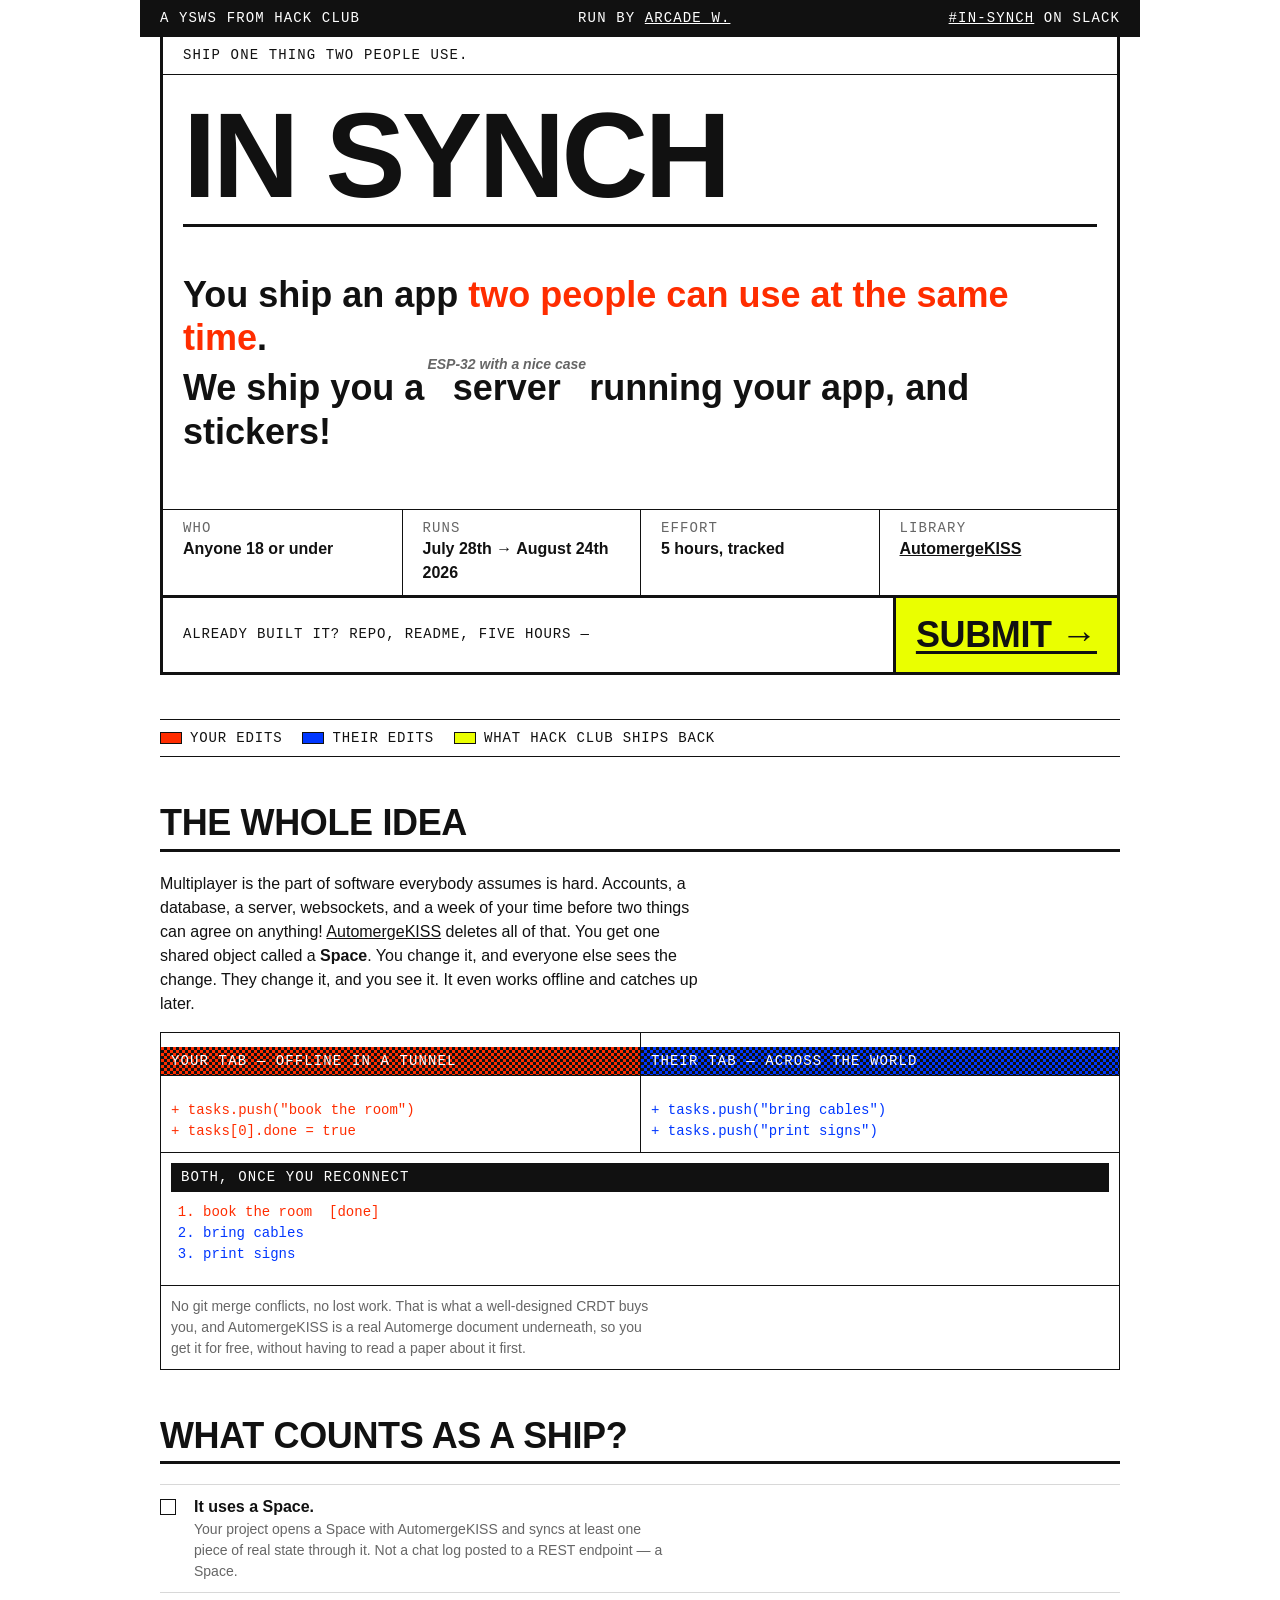
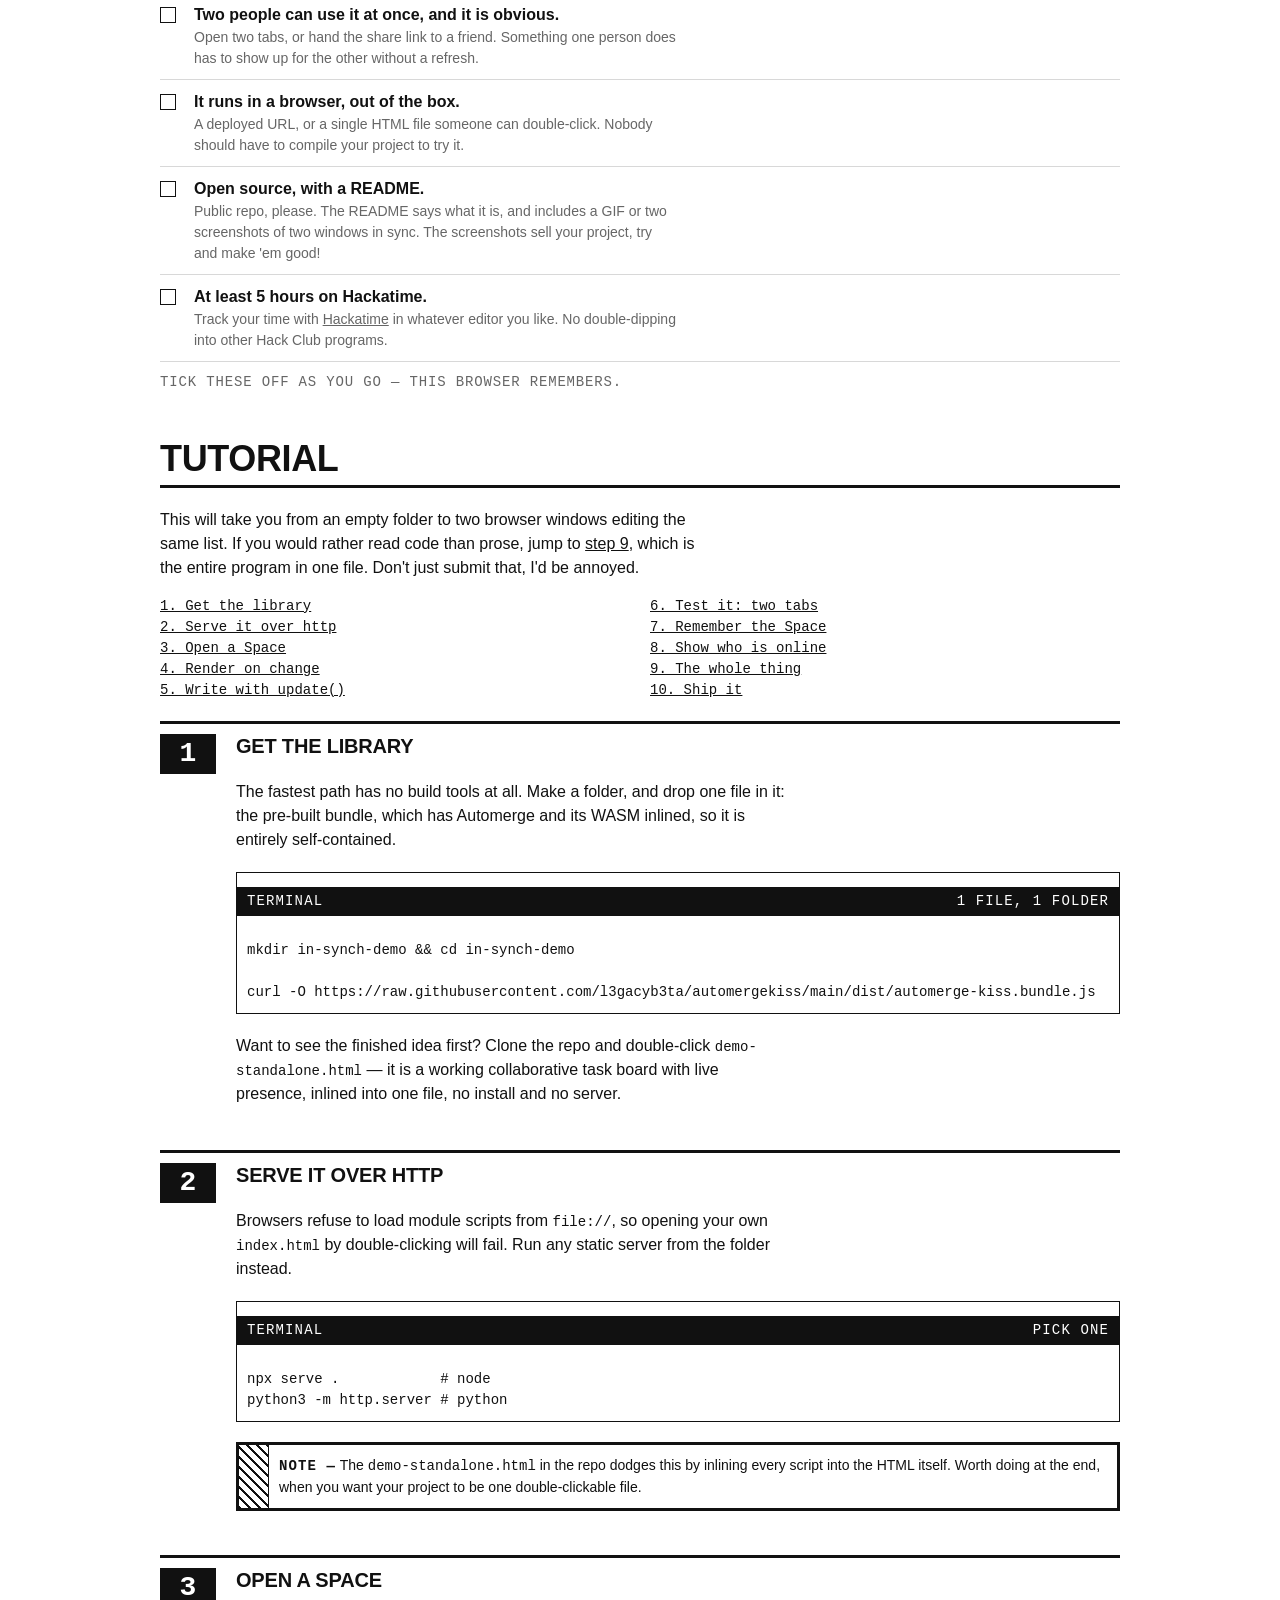
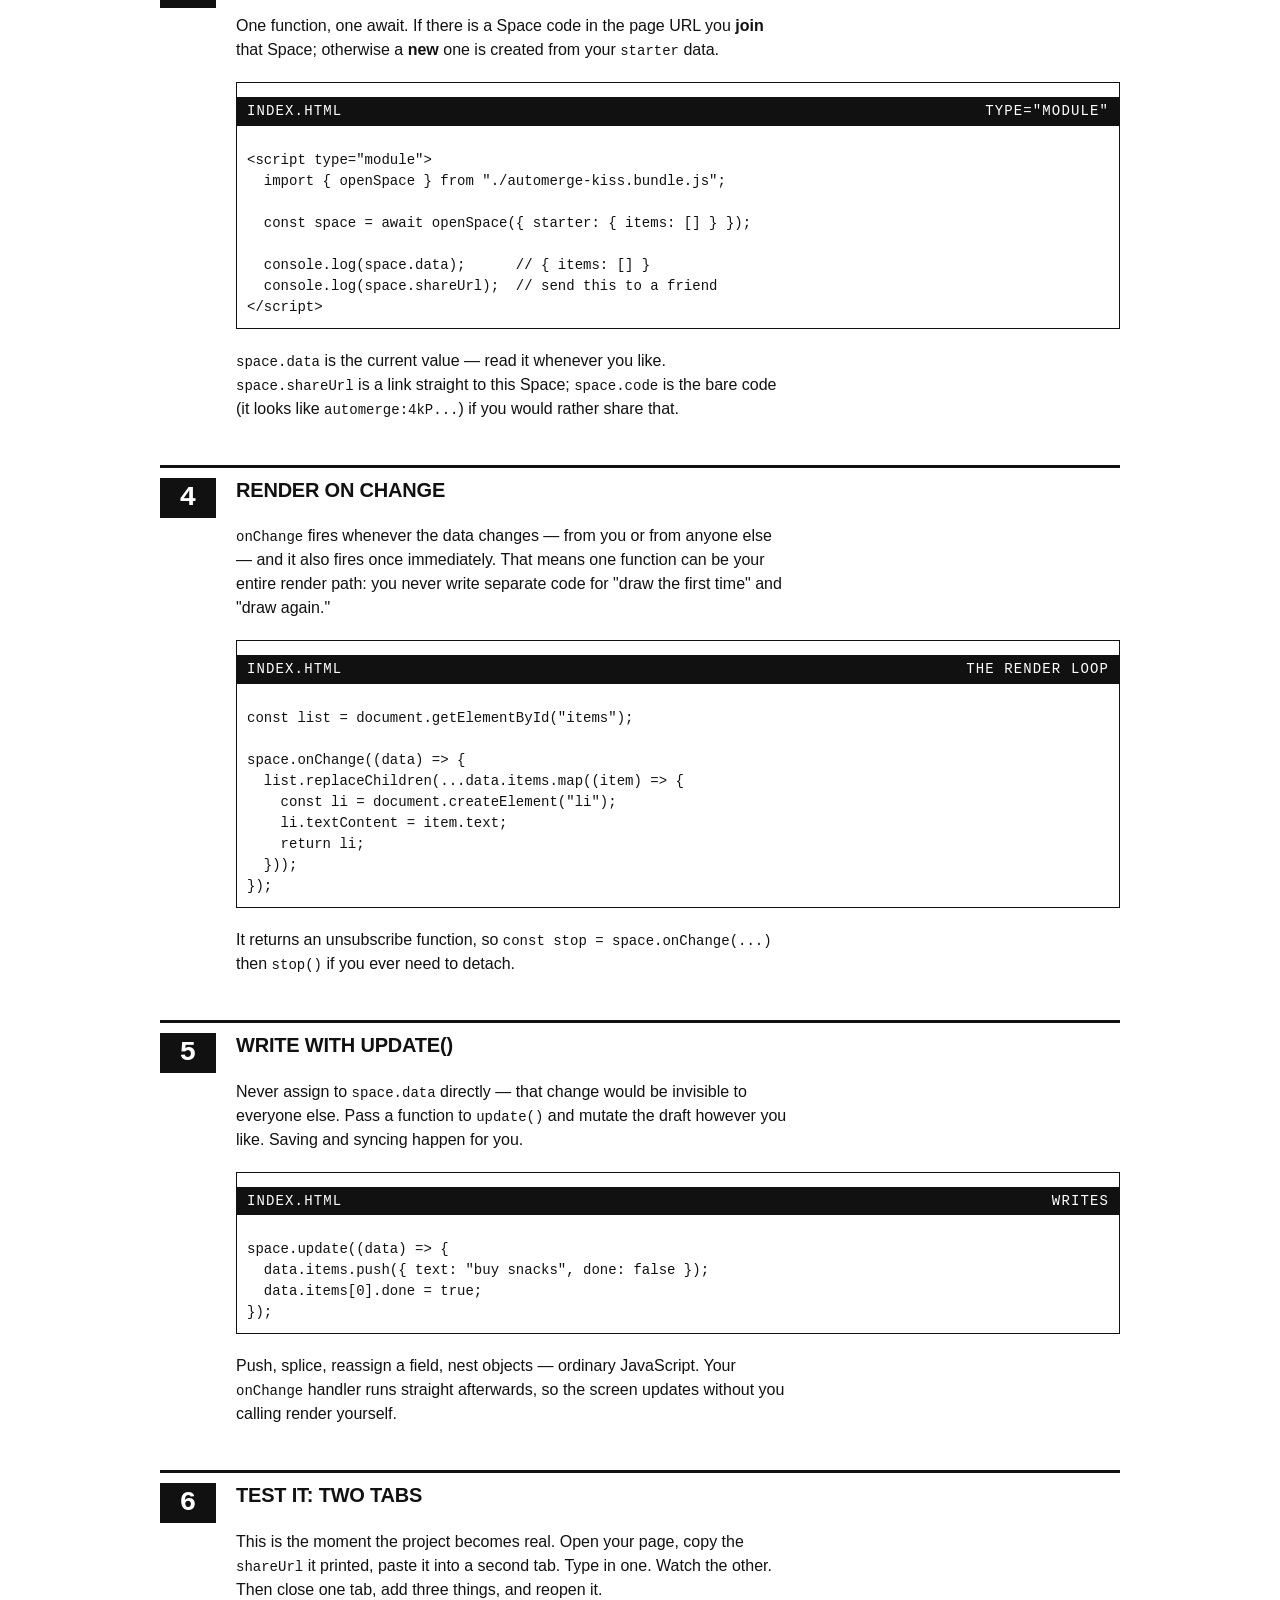
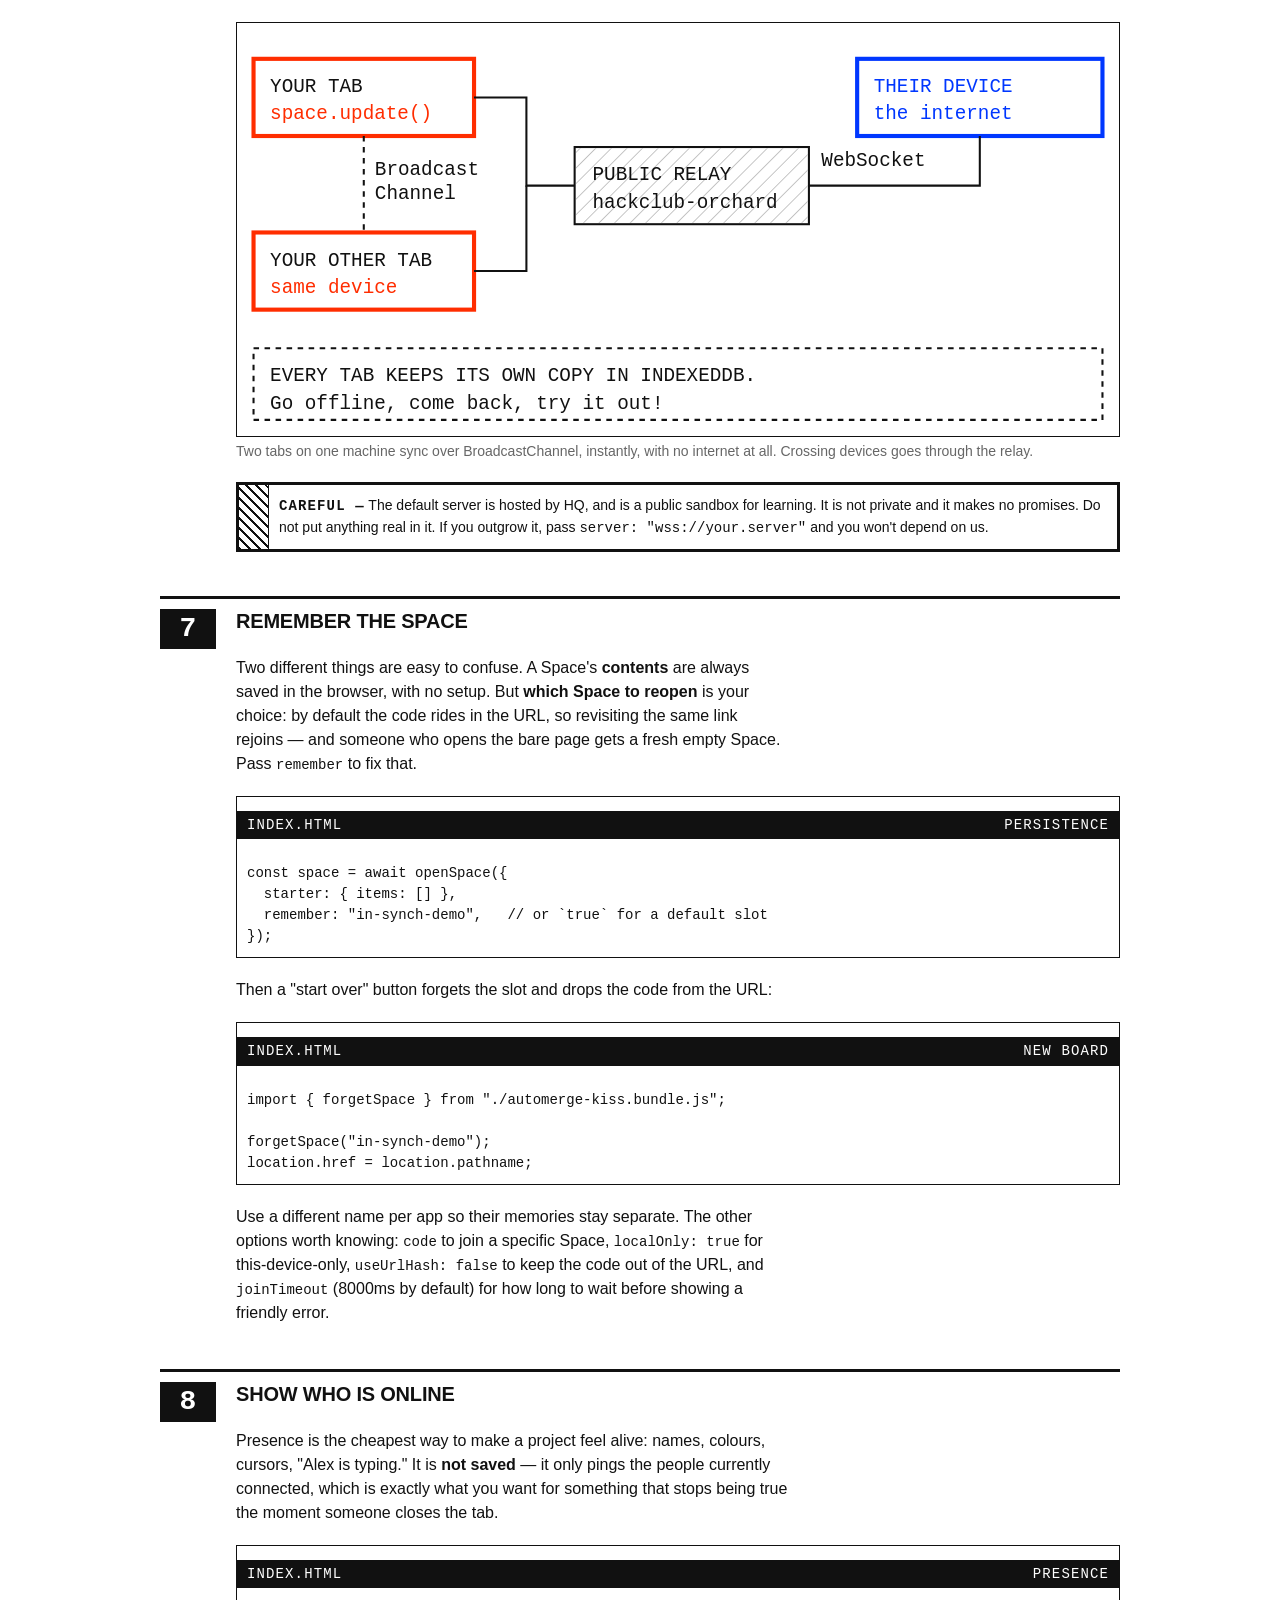
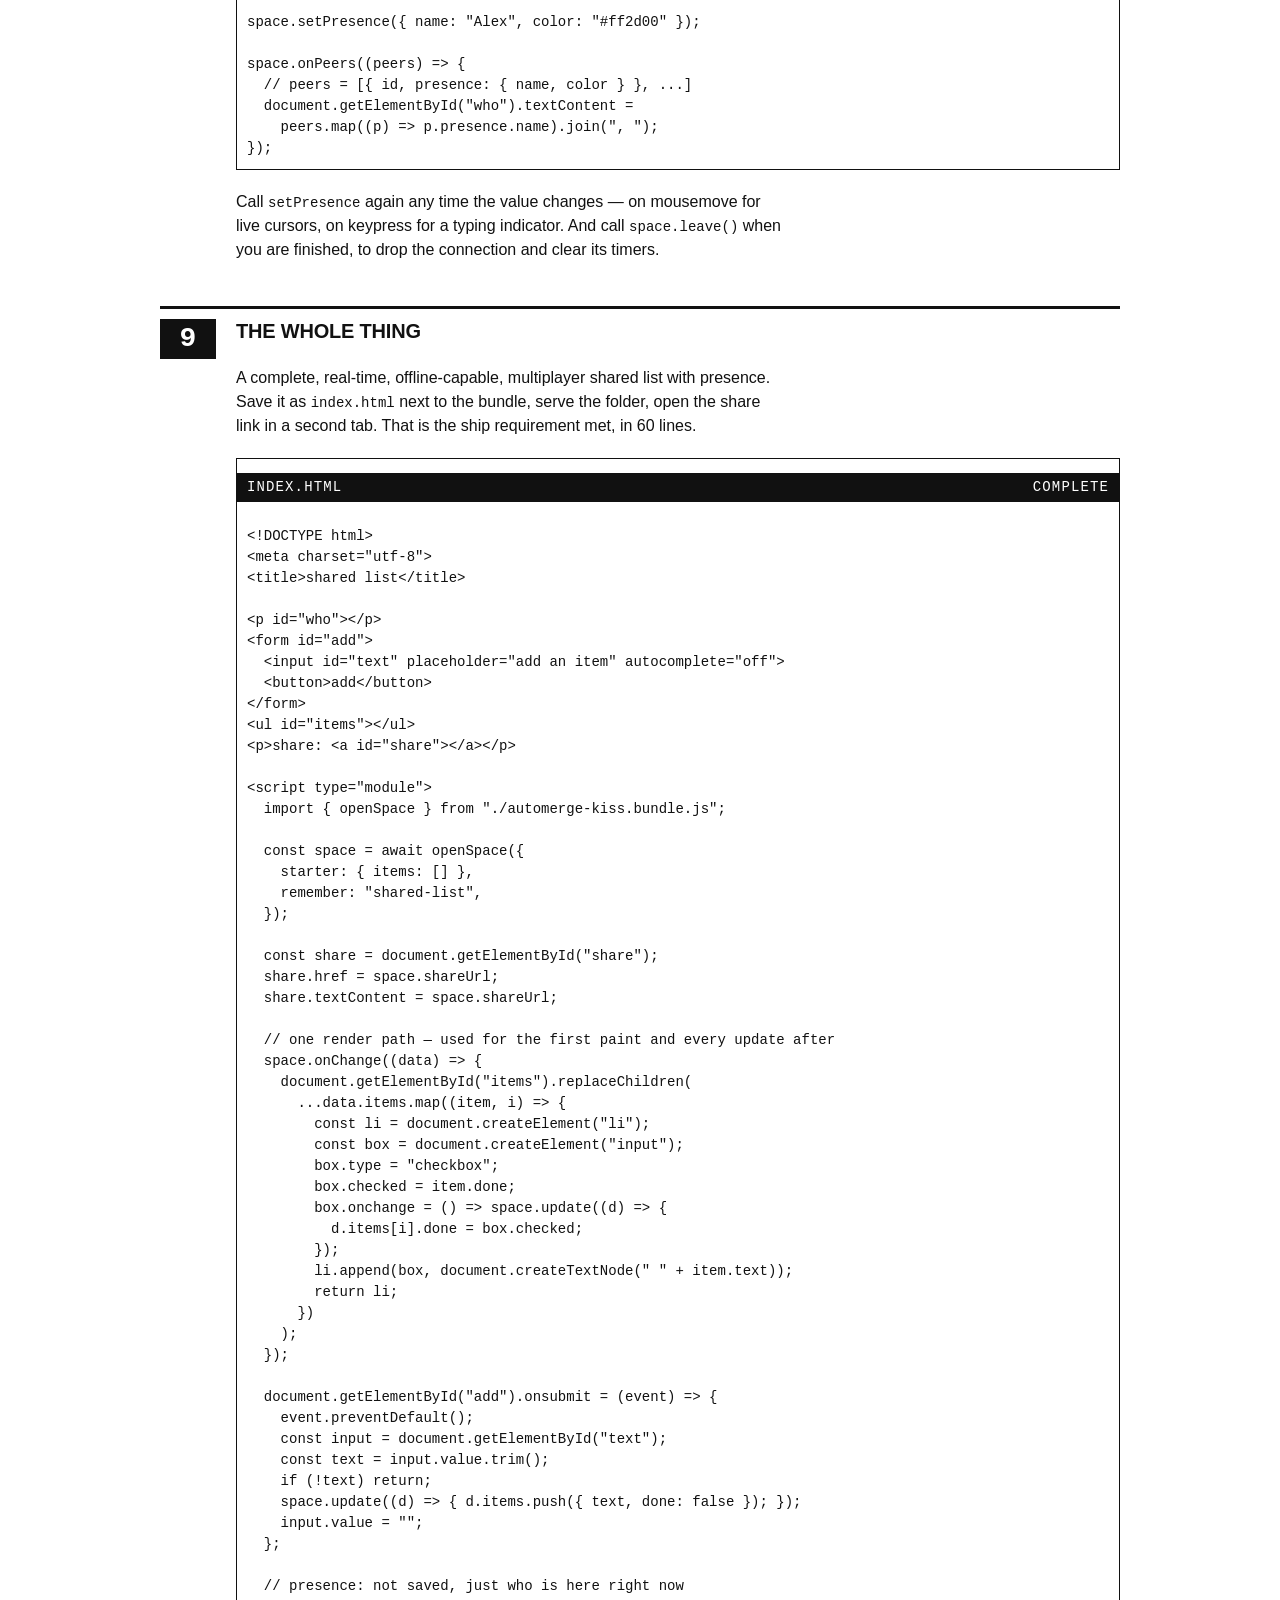
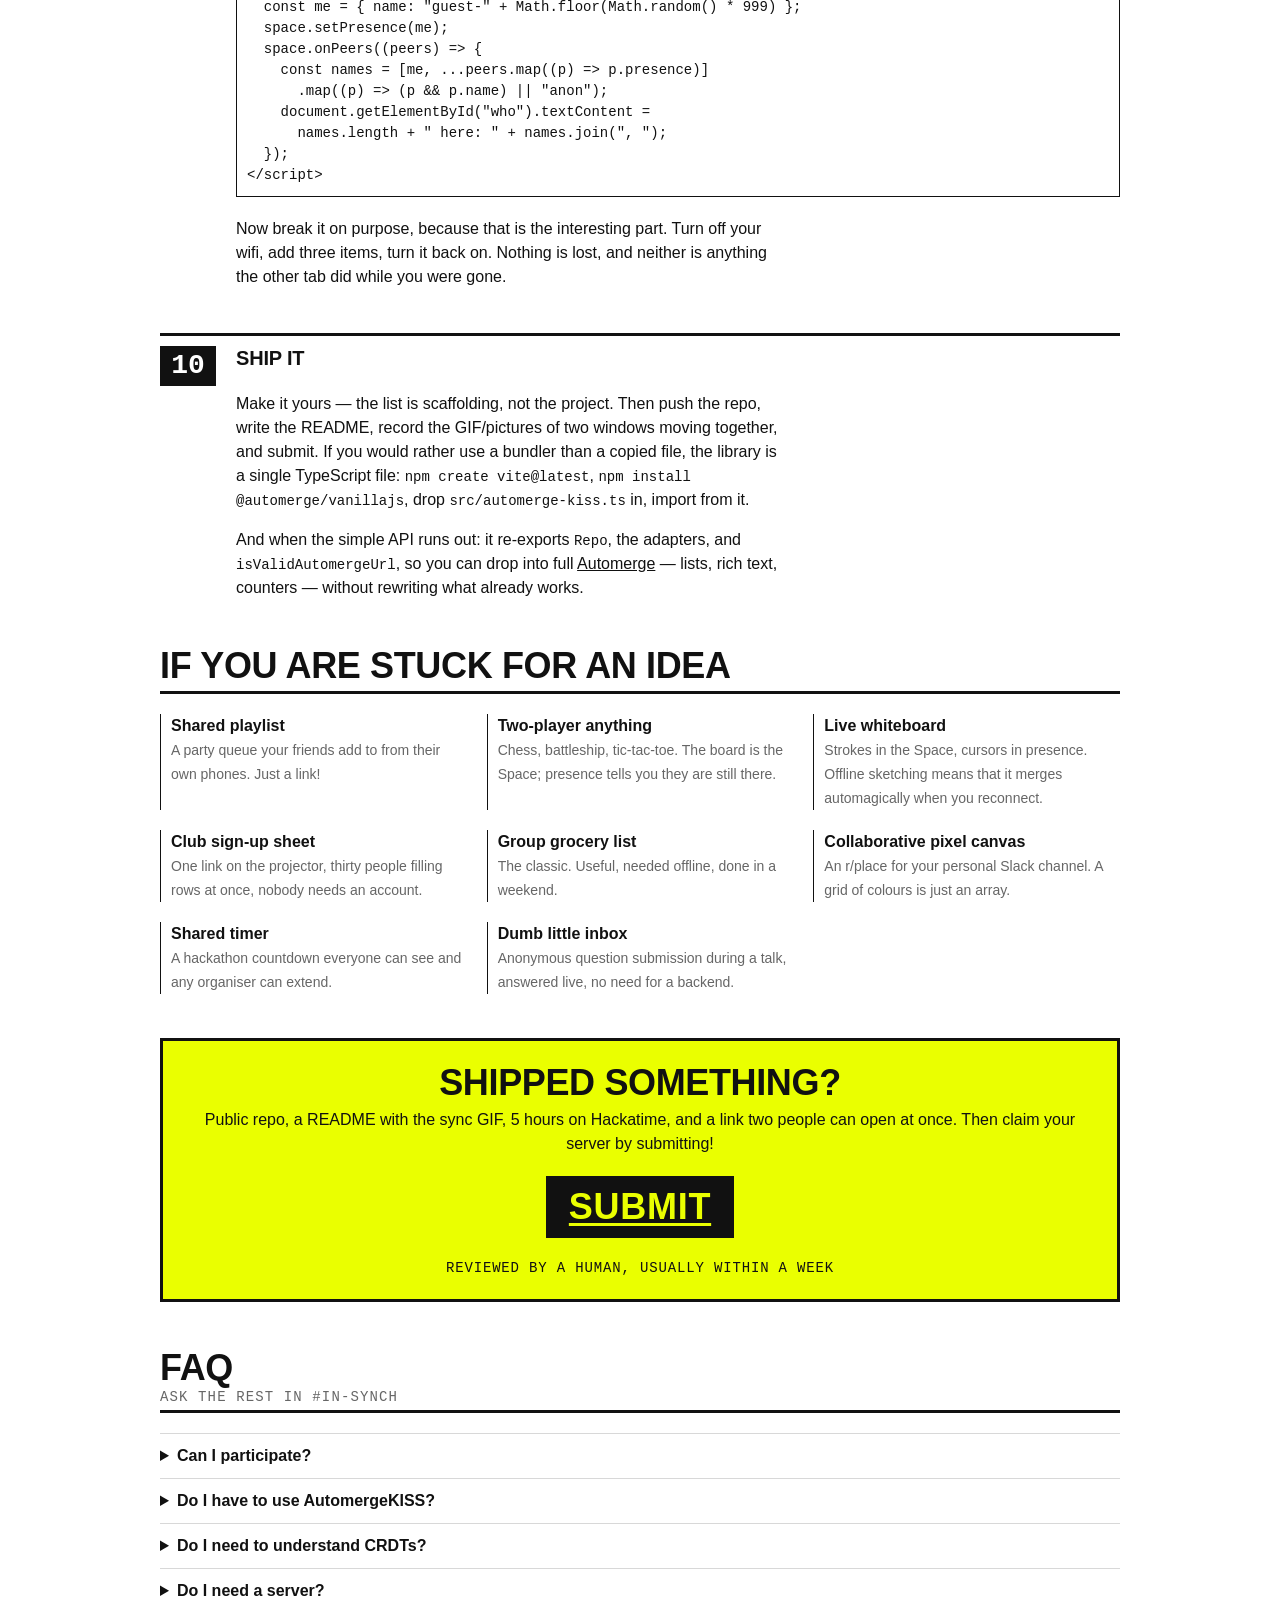
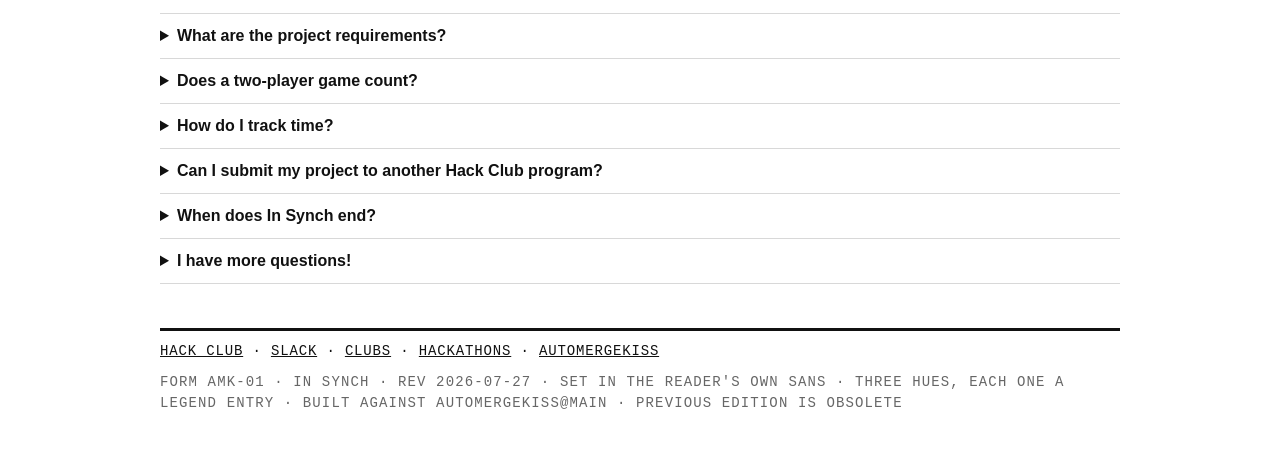
<file: index.html>
<!DOCTYPE html>
<html lang="en">

<head>
    <meta charset="UTF-8">
    <meta name="viewport" content="width=device-width, initial-scale=1.0">
    <title>IN SYNCH — a Hack Club YSWS</title>
    <meta name="description"
        content="Build something two people can use at the same time, using AutomergeKISS. A Hack Club YSWS.">

    <!-- Open Graph. Paths are root-relative: Slack, Discord, Facebook and LinkedIn resolve
         them against the page URL. Once the Vercel domain exists, swap these for absolute
         URLs and add og:url — X/Twitter wants absolute. Card source: assets/og.html -->
    <meta property="og:type" content="website">
    <meta property="og:site_name" content="Hack Club YSWS">
    <meta property="og:title" content="In Synch — ship an app two people can use at once">
    <meta property="og:description"
        content="A Hack Club YSWS. Build something collaborative with AutomergeKISS in five hours — tutorial on the page — and we ship you a server running it.">
    <meta property="og:image" content="/assets/og.png">
    <meta property="og:image:type" content="image/png">
    <meta property="og:image:width" content="1200">
    <meta property="og:image:height" content="630">
    <meta property="og:image:alt"
        content="IN SYNCH, set large in black caps on white, over the line: you ship an app two people can use at the same time.">
    <meta property="og:locale" content="en_US">

    <meta name="twitter:card" content="summary_large_image">
    <meta name="twitter:title" content="In Synch — ship an app two people can use at once">
    <meta name="twitter:description"
        content="A Hack Club YSWS. Build something collaborative with AutomergeKISS in five hours — tutorial on the page — and we ship you a server running it.">
    <meta name="twitter:image" content="/assets/og.png">

    <meta name="theme-color" content="#111111">
    <link rel="stylesheet" href="assets/style.css">
    <script src="assets/smol.js" defer></script>
    <script src="assets/brief.js" defer></script>
</head>

<body>
    <header class="program-banner">
        <span>A YSWS from Hack Club</span>
        <span>Run by <a href="https://arcades.agency">Arcade W.</a></span>
        <span><a href="https://hackclub.com/slack">#in-synch</a> on Slack</span>
    </header>

    <div class="masthead">
        <div class="masthead-meta">
            <span>Ship one thing two people use.</span>
        </div>

        <h1 class="wordmark">In Synch</h1>

        <p class="callout" id="callout">
            You ship an app <b>two people can use at the same time</b>.<br>
            We ship you a <ruby>server<rp>(</rp>
                <rt>ESP-32 with a nice case</rt>
                <rp>)</rp>
            </ruby> running your app, and stickers!
        </p>

        <dl class="masthead-terms">
            <div>
                <dt>Who</dt>
                <dd>Anyone 18 or under</dd>
            </div>
            <div>
                <dt>Runs</dt>
                <dd>July 28th &rarr; August 24th 2026</dd>
            </div>
            <div>
                <dt>Effort</dt>
                <dd>5 hours, tracked</dd>
            </div>
            <div>
                <dt>Library</dt>
                <dd><a href="https://github.com/l3gacyb3ta/automergekiss">AutomergeKISS</a></dd>
            </div>
        </dl>

        <div class="masthead-action">
            <p>Already built it? Repo, README, five hours &mdash;</p>
            <a class="submit-link" href="#">Submit &rarr;</a>
        </div>
    </div>

    <ul class="legend">
        <li><span data-hue="a"></span> your edits</li>
        <li><span data-hue="b"></span> their edits</li>
        <li><span data-hue="ship"></span> what Hack Club ships back</li>
    </ul>

    <main>
        <section id="what">
            <h2 class="section-title">The whole idea</h2>

            <p class="standfirst">
                Multiplayer is the part of software everybody assumes is hard. Accounts, a database, a
                server, websockets, and a week of your time before two things can agree on anything!
                <a href="https://github.com/l3gacyb3ta/automergekiss">AutomergeKISS</a> deletes
                all of that. You get one shared object called a <b>Space</b>. You change it, and everyone
                else sees the change. They change it, and you see it. It even works offline and catches up later.
            </p>

            <figure class="convergence">
                <div class="peer-pair">
                    <div class="peer" data-peer="a">
                        <p class="peer-label">Your tab &mdash; offline in a tunnel</p>
                        <ul class="edit-log">
                            <li>tasks.push("book the room")</li>
                            <li>tasks[0].done = true</li>
                        </ul>
                    </div>
                    <div class="peer" data-peer="b">
                        <p class="peer-label">Their tab &mdash; across the world</p>
                        <ul class="edit-log">
                            <li>tasks.push("bring cables")</li>
                            <li>tasks.push("print signs")</li>
                        </ul>
                    </div>
                </div>
                <div class="merge">
                    <p class="merge-label">Both, once you reconnect</p>
                    <ol>
                        <li data-origin="a">book the room &nbsp;[done]</li>
                        <li data-origin="b">bring cables</li>
                        <li data-origin="b">print signs</li>
                    </ol>
                </div>
                <figcaption>
                    <p>
                        No git merge conflicts, no lost work. That is what a well-designed CRDT buys
                        you, and AutomergeKISS is a real Automerge document underneath, so you get
                        it for free, without having to read a paper about it first.
                    </p>
                </figcaption>
            </figure>
        </section>

        <section id="brief">
            <h2 class="section-title">What counts as a ship?</h2>

            <ul class="requirement-list">
                <li>
                    <input type="checkbox" id="req-space">
                    <label for="req-space">It uses a Space.</label>
                    <p>Your project opens a Space with AutomergeKISS and syncs at least one piece of
                        real state through it. Not a chat log posted to a REST endpoint &mdash; a Space.</p>
                </li>
                <li>
                    <input type="checkbox" id="req-two-people">
                    <label for="req-two-people">Two people can use it at once, and it is obvious.</label>
                    <p>Open two tabs, or hand the share link to a friend. Something one person does has
                        to show up for the other without a refresh.</p>
                </li>
                <li>
                    <input type="checkbox" id="req-browser">
                    <label for="req-browser">It runs in a browser, out of the box.</label>
                    <p>A deployed URL, or a single HTML file someone can double-click. Nobody should have
                        to compile your project to try it.</p>
                </li>
                <li>
                    <input type="checkbox" id="req-open-source">
                    <label for="req-open-source">Open source, with a README.</label>
                    <p>Public repo, please. The README says what it is, and includes a GIF or two screenshots of
                        two windows in sync. The screenshots sell your project, try and make 'em good!</p>
                </li>
                <li>
                    <input type="checkbox" id="req-hours">
                    <label for="req-hours">At least 5 hours on Hackatime.</label>
                    <p>Track your time with <a href="https://hackatime.hackclub.com">Hackatime</a> in
                        whatever editor you like. No double-dipping into other Hack Club programs.</p>
                </li>
            </ul>

            <p class="tally">Tick these off as you go, this browser will remember.</p>
        </section>

        <section id="tutorial">
            <h2 class="section-title">Tutorial</h2>

            <p class="standfirst">
                This will take you from an empty folder to two browser windows editing the same list. If you would
                rather read code than prose, jump to
                <a href="#step-9">step 9</a>, which is the entire program in one file. Don't just submit that, I'd be
                annoyed.
            </p>

            <ol class="tutorial-index">
                <li><a href="#step-1">1. Get the library</a></li>
                <li><a href="#step-2">2. Serve it over http</a></li>
                <li><a href="#step-3">3. Open a Space</a></li>
                <li><a href="#step-4">4. Render on change</a></li>
                <li><a href="#step-5">5. Write with update()</a></li>
                <li><a href="#step-6">6. Test it: two tabs</a></li>
                <li><a href="#step-7">7. Remember the Space</a></li>
                <li><a href="#step-8">8. Show who is online</a></li>
                <li><a href="#step-9">9. The whole thing</a></li>
                <li><a href="#step-10">10. Ship it</a></li>
            </ol>

            <article class="step" id="step-1">
                <p class="step-index">1</p>
                <h3 class="step-title">Get the library</h3>
                <div class="step-body">
                    <p>
                        The fastest path has no build tools at all. Make a folder, and drop one file in
                        it: the pre-built bundle, which has Automerge and its WASM inlined, so it is
                        entirely self-contained.
                    </p>
                    <div class="listing">
                        <p class="listing-name"><span>terminal</span><span>1 file, 1 folder</span></p>
                        <pre>mkdir in-synch-demo &amp;&amp; cd in-synch-demo

curl -O https://raw.githubusercontent.com/l3gacyb3ta/automergekiss/main/dist/automerge-kiss.bundle.js</pre>
                    </div>
                    <p>
                        Want to see the finished idea first? Clone the repo and double-click
                        <code>demo-standalone.html</code> &mdash; it is a working collaborative task board
                        with live presence, inlined into one file, no install and no server.
                    </p>
                </div>
            </article>

            <article class="step" id="step-2">
                <p class="step-index">2</p>
                <h3 class="step-title">Serve it over http</h3>
                <div class="step-body">
                    <p>
                        Browsers refuse to load module scripts from <code>file://</code>, so opening your
                        own <code>index.html</code> by double-clicking will fail. Run any static server
                        from the folder instead.
                    </p>
                    <div class="listing">
                        <p class="listing-name"><span>terminal</span><span>pick one</span></p>
                        <pre>npx serve .            # node
python3 -m http.server # python</pre>
                    </div>
                    <div class="notice">
                        <p>
                            <b>Note &mdash;</b> The <code>demo-standalone.html</code> in the repo dodges
                            this by inlining every script into the HTML itself. Worth doing at the end,
                            when you want your project to be one double-clickable file.
                        </p>
                    </div>
                </div>
            </article>

            <article class="step" id="step-3">
                <p class="step-index">3</p>
                <h3 class="step-title">Open a Space</h3>
                <div class="step-body">
                    <p>
                        One function, one await. If there is a Space code in the page URL you
                        <b>join</b> that Space; otherwise a <b>new</b> one is created from your
                        <code>starter</code> data.
                    </p>
                    <div class="listing">
                        <p class="listing-name"><span>index.html</span><span>type="module"</span></p>
                        <pre>&lt;script type="module"&gt;
  import { openSpace } from "./automerge-kiss.bundle.js";

  const space = await openSpace({ starter: { items: [] } });

  console.log(space.data);      // { items: [] }
  console.log(space.shareUrl);  // send this to a friend
&lt;/script&gt;</pre>
                    </div>
                    <p>
                        <code>space.data</code> is the current value &mdash; read it whenever you like.
                        <code>space.shareUrl</code> is a link straight to this Space;
                        <code>space.code</code> is the bare code (it looks like
                        <code>automerge:4kP...</code>) if you would rather share that.
                    </p>
                </div>
            </article>

            <article class="step" id="step-4">
                <p class="step-index">4</p>
                <h3 class="step-title">Render on change</h3>
                <div class="step-body">
                    <p>
                        <code>onChange</code> fires whenever the data changes &mdash; from you or from
                        anyone else &mdash; and it also fires once immediately. That means one function
                        can be your entire render path: you never write separate code for "draw the
                        first time" and "draw again."
                    </p>
                    <div class="listing">
                        <p class="listing-name"><span>index.html</span><span>the render loop</span></p>
                        <pre>const list = document.getElementById("items");

space.onChange((data) =&gt; {
  list.replaceChildren(...data.items.map((item) =&gt; {
    const li = document.createElement("li");
    li.textContent = item.text;
    return li;
  }));
});</pre>
                    </div>
                    <p>
                        It returns an unsubscribe function, so <code>const stop = space.onChange(...)</code>
                        then <code>stop()</code> if you ever need to detach.
                    </p>
                </div>
            </article>

            <article class="step" id="step-5">
                <p class="step-index">5</p>
                <h3 class="step-title">Write with update()</h3>
                <div class="step-body">
                    <p>
                        Never assign to <code>space.data</code> directly &mdash; that change would be
                        invisible to everyone else. Pass a function to <code>update()</code> and mutate
                        the draft however you like. Saving and syncing happen for you.
                    </p>
                    <div class="listing">
                        <p class="listing-name"><span>index.html</span><span>writes</span></p>
                        <pre>space.update((data) =&gt; {
  data.items.push({ text: "buy snacks", done: false });
  data.items[0].done = true;
});</pre>
                    </div>
                    <p>
                        Push, splice, reassign a field, nest objects &mdash; ordinary JavaScript. Your
                        <code>onChange</code> handler runs straight afterwards, so the screen updates
                        without you calling render yourself.
                    </p>
                </div>
            </article>

            <article class="step" id="step-6">
                <p class="step-index">6</p>
                <h3 class="step-title">Test it: two tabs</h3>
                <div class="step-body">
                    <p>
                        This is the moment the project becomes real. Open your page, copy the
                        <code>shareUrl</code> it printed, paste it into a second tab. Type in one. Watch
                        the other. Then close one tab, add three things, and reopen it.
                    </p>
                    <figure class="topology">
                        <svg viewBox="0 0 640 300" role="img"
                            aria-label="Your tab talks to your other tabs over BroadcastChannel, and to their device through a public WebSocket relay. Every tab keeps its own copy in IndexedDB.">
                            <defs>
                                <pattern id="relay-hatch" width="8" height="8" patternUnits="userSpaceOnUse"
                                    patternTransform="rotate(45)">
                                    <line x1="0" y1="0" x2="0" y2="8" stroke="currentColor" stroke-width="1"
                                        opacity="0.35" />
                                </pattern>
                            </defs>
                            <g fill="none" stroke="currentColor" stroke-width="1.5">
                                <rect x="12" y="26" width="160" height="56" stroke="#ff2d00" stroke-width="3" />
                                <rect x="12" y="152" width="160" height="56" stroke="#ff2d00" stroke-width="3" />
                                <rect x="245" y="90" width="170" height="56" />
                                <rect x="450" y="26" width="178" height="56" stroke="#0037ff" stroke-width="3" />
                                <rect x="12" y="236" width="616" height="52" stroke-dasharray="4 4" />
                                <polyline points="172,54 210,54 210,118 245,118" />
                                <polyline points="172,180 210,180 210,118" />
                                <polyline points="415,118 539,118 539,82" />
                                <line x1="92" y1="82" x2="92" y2="152" stroke-dasharray="4 4" />
                            </g>
                            <rect x="246" y="91" width="168" height="54" fill="url(#relay-hatch)" stroke="none" />
                            <g fill="currentColor"
                                font-family="ui-monospace, SFMono-Regular, Menlo, Consolas, monospace" font-size="14">
                                <text x="24" y="50">YOUR TAB</text>
                                <text x="24" y="70" fill="#ff2d00">space.update()</text>
                                <text x="24" y="176">YOUR OTHER TAB</text>
                                <text x="24" y="196" fill="#ff2d00">same device</text>
                                <text x="100" y="110">Broadcast</text>
                                <text x="100" y="128">Channel</text>
                                <text x="258" y="114">PUBLIC RELAY</text>
                                <text x="258" y="134">hackclub-orchard</text>
                                <text x="424" y="104">WebSocket</text>
                                <text x="462" y="50" fill="#0037ff">THEIR DEVICE</text>
                                <text x="462" y="70" fill="#0037ff">the internet</text>
                                <text x="24" y="260">EVERY TAB KEEPS ITS OWN COPY IN INDEXEDDB.</text>
                                <text x="24" y="280">Go offline, come back, try it out!</text>
                            </g>
                        </svg>
                        <figcaption>
                            Two tabs on one machine sync over BroadcastChannel, instantly, with no
                            internet at all. Crossing devices goes through the relay.
                        </figcaption>
                    </figure>
                    <div class="notice">
                        <p>
                            <b>Careful &mdash;</b> The default server
                            is hosted by HQ, and is a public sandbox for learning. It is
                            not private and it makes no promises. Do not put anything real in it. If you
                            outgrow it, pass <code>server: "wss://your.server"</code> and you won't depend on us.
                        </p>
                    </div>
                </div>
            </article>

            <article class="step" id="step-7">
                <p class="step-index">7</p>
                <h3 class="step-title">Remember the Space</h3>
                <div class="step-body">
                    <p>
                        Two different things are easy to confuse. A Space's <b>contents</b> are always
                        saved in the browser, with no setup. But <b>which Space to reopen</b> is your
                        choice: by default the code rides in the URL, so revisiting the same link
                        rejoins &mdash; and someone who opens the bare page gets a fresh empty Space.
                        Pass <code>remember</code> to fix that.
                    </p>
                    <div class="listing">
                        <p class="listing-name"><span>index.html</span><span>persistence</span></p>
                        <pre>const space = await openSpace({
  starter: { items: [] },
  remember: "in-synch-demo",   // or `true` for a default slot
});</pre>
                    </div>
                    <p>Then a "start over" button forgets the slot and drops the code from the URL:</p>
                    <div class="listing">
                        <p class="listing-name"><span>index.html</span><span>new board</span></p>
                        <pre>import { forgetSpace } from "./automerge-kiss.bundle.js";

forgetSpace("in-synch-demo");
location.href = location.pathname;</pre>
                    </div>
                    <p>
                        Use a different name per app so their memories stay separate. The other options
                        worth knowing: <code>code</code> to join a specific Space,
                        <code>localOnly: true</code> for this-device-only, <code>useUrlHash: false</code>
                        to keep the code out of the URL, and <code>joinTimeout</code> (8000ms by default)
                        for how long to wait before showing a friendly error.
                    </p>
                </div>
            </article>

            <article class="step" id="step-8">
                <p class="step-index">8</p>
                <h3 class="step-title">Show who is online</h3>
                <div class="step-body">
                    <p>
                        Presence is the cheapest way to make a project feel alive: names, colours,
                        cursors, "Alex is typing." It is <b>not saved</b> &mdash; it only pings the
                        people currently connected, which is exactly what you want for something that
                        stops being true the moment someone closes the tab.
                    </p>
                    <div class="listing">
                        <p class="listing-name"><span>index.html</span><span>presence</span></p>
                        <pre>space.setPresence({ name: "Alex", color: "#ff2d00" });

space.onPeers((peers) =&gt; {
  // peers = [{ id, presence: { name, color } }, ...]
  document.getElementById("who").textContent =
    peers.map((p) =&gt; p.presence.name).join(", ");
});</pre>
                    </div>
                    <p>
                        Call <code>setPresence</code> again any time the value changes &mdash; on
                        mousemove for live cursors, on keypress for a typing indicator. And call
                        <code>space.leave()</code> when you are finished, to drop the connection and
                        clear its timers.
                    </p>
                </div>
            </article>

            <article class="step" id="step-9">
                <p class="step-index">9</p>
                <h3 class="step-title">The whole thing</h3>
                <div class="step-body">
                    <p>
                        A complete, real-time, offline-capable, multiplayer shared list with presence.
                        Save it as <code>index.html</code> next to the bundle, serve the folder, open the
                        share link in a second tab. That is the ship requirement met, in 60 lines.
                    </p>
                    <div class="listing">
                        <p class="listing-name"><span>index.html</span><span>complete</span></p>
                        <pre>&lt;!DOCTYPE html&gt;
&lt;meta charset="utf-8"&gt;
&lt;title&gt;shared list&lt;/title&gt;

&lt;p id="who"&gt;&lt;/p&gt;
&lt;form id="add"&gt;
  &lt;input id="text" placeholder="add an item" autocomplete="off"&gt;
  &lt;button&gt;add&lt;/button&gt;
&lt;/form&gt;
&lt;ul id="items"&gt;&lt;/ul&gt;
&lt;p&gt;share: &lt;a id="share"&gt;&lt;/a&gt;&lt;/p&gt;

&lt;script type="module"&gt;
  import { openSpace } from "./automerge-kiss.bundle.js";

  const space = await openSpace({
    starter: { items: [] },
    remember: "shared-list",
  });

  const share = document.getElementById("share");
  share.href = space.shareUrl;
  share.textContent = space.shareUrl;

  // one render path — used for the first paint and every update after
  space.onChange((data) =&gt; {
    document.getElementById("items").replaceChildren(
      ...data.items.map((item, i) =&gt; {
        const li = document.createElement("li");
        const box = document.createElement("input");
        box.type = "checkbox";
        box.checked = item.done;
        box.onchange = () =&gt; space.update((d) =&gt; {
          d.items[i].done = box.checked;
        });
        li.append(box, document.createTextNode(" " + item.text));
        return li;
      })
    );
  });

  document.getElementById("add").onsubmit = (event) =&gt; {
    event.preventDefault();
    const input = document.getElementById("text");
    const text = input.value.trim();
    if (!text) return;
    space.update((d) =&gt; { d.items.push({ text, done: false }); });
    input.value = "";
  };

  // presence: not saved, just who is here right now
  const me = { name: "guest-" + Math.floor(Math.random() * 999) };
  space.setPresence(me);
  space.onPeers((peers) =&gt; {
    const names = [me, ...peers.map((p) =&gt; p.presence)]
      .map((p) =&gt; (p &amp;&amp; p.name) || "anon");
    document.getElementById("who").textContent =
      names.length + " here: " + names.join(", ");
  });
&lt;/script&gt;</pre>
                    </div>
                    <p>
                        Now break it on purpose, because that is the interesting part. Turn off your
                        wifi, add three items, turn it back on. Nothing is lost, and neither is anything
                        the other tab did while you were gone.
                    </p>
                </div>
            </article>

            <article class="step" id="step-10">
                <p class="step-index">10</p>
                <h3 class="step-title">Ship it</h3>
                <div class="step-body">
                    <p>
                        Make it yours &mdash; the list is scaffolding, not the project. Then push the
                        repo, write the README, record the GIF/pictures of two windows moving together, and
                        submit. If you would rather use a bundler than a copied file, the library is a
                        single TypeScript file: <code>npm create vite@latest</code>,
                        <code>npm install @automerge/vanillajs</code>, drop
                        <code>src/automerge-kiss.ts</code> in, import from it.
                    </p>
                    <p>
                        And when the simple API runs out: it re-exports <code>Repo</code>, the adapters,
                        and <code>isValidAutomergeUrl</code>, so you can drop into full
                        <a href="https://automerge.org/docs/hello/">Automerge</a> &mdash; lists, rich
                        text, counters &mdash; without rewriting what already works.
                    </p>
                </div>
            </article>
        </section>

        <section id="ideas">
            <h2 class="section-title">If you are stuck for an idea</h2>
            <ul class="idea-list">
                <li class="idea"><b>Shared playlist</b><span>A party queue your friends add to from their
                        own phones. Just a link!</span></li>
                <li class="idea"><b>Two-player anything</b><span>Chess, battleship, tic-tac-toe. The board
                        is the Space; presence tells you they are still there.</span></li>
                <li class="idea"><b>Live whiteboard</b><span>Strokes in the Space, cursors in presence.
                        Offline sketching means that it merges automagically when you reconnect.</span></li>
                <li class="idea"><b>Club sign-up sheet</b><span>One link on the projector, thirty people
                        filling rows at once, nobody needs an account.</span></li>
                <li class="idea"><b>Group grocery list</b><span>The classic. Useful, needed
                        offline, done in a weekend.</span></li>
                <li class="idea"><b>Collaborative pixel canvas</b><span>An r/place for your personal Slack channel.
                        A grid of colours is just an array.</span></li>
                <li class="idea"><b>Shared timer</b><span>A hackathon countdown everyone can see and any
                        organiser can extend.</span></li>
                <li class="idea"><b>Dumb little inbox</b><span>Anonymous question submission during a talk, answered
                        live, no need for a backend.</span></li>
            </ul>
        </section>

        <section class="ship-field" id="submit">
            <h2>Shipped something?</h2>
            <p>
                Public repo, a README with the sync GIF, 5 hours on Hackatime, and a link two people can
                open at once. Then claim your server by submitting!
            </p>
            <a class="submit-link" id="submit-button" href="#">Submit</a>
            <p class="ship-note">Reviewed by a human, usually within a week</p>
        </section>

        <section class="faq" id="FAQ">
            <h2 class="section-title">FAQ<small>Ask the rest in #in-synch</small></h2>

            <details>
                <summary>Can I participate?</summary>
                <p>Anyone 18 or younger can participate!</p>
            </details>
            <details>
                <summary>Do I have to use AutomergeKISS?</summary>
                <p>Yes &mdash; that is the point of this one. Your project has to open a Space and sync
                    real state through it. You are welcome to eject into full Automerge on top of that;
                    the library re-exports everything you need.</p>
            </details>
            <details>
                <summary>Do I need to understand CRDTs?</summary>
                <p>No. That is the entire reason this library exists. If you finish and find yourself
                    curious about <i>why</i> it never loses an edit, the
                    <a href="https://automerge.org/docs/hello/">Automerge docs</a> are excellent.
                </p>
            </details>
            <details>
                <summary>Do I need a server?</summary>
                <p>No. Syncing uses a public sandbox server by default, and two tabs on one machine sync
                    with no internet at all. If you want your own, set <code>server</code> to your
                    WebSocket URL &mdash; nothing else in your code changes.</p>
            </details>
            <details>
                <summary>What are the project requirements?</summary>
                <p>Your project should:</p>
                <ul>
                    <li>sync real state through an AutomergeKISS Space</li>
                    <li>be usable by two people at the same time</li>
                    <li>be open source</li>
                    <li>have a README.md, with a GIF or screenshots of two windows in sync</li>
                    <li>work out of the box (no compiling locally!)</li>
                </ul>
            </details>
            <details>
                <summary>Does a two-player game count?</summary>
                <p>Absolutely, as long as the game state lives in a Space and both players see each
                    other's moves. Turn-based is fine.</p>
            </details>
            <details>
                <summary>How do I track time?</summary>
                <p>Use <a href="https://hackatime.hackclub.com">Hackatime</a> with any text editor of
                    your choice.</p>
            </details>
            <details>
                <summary>Can I submit my project to another Hack Club program?</summary>
                <p>Double-dipping isn't allowed, sorry!</p>
            </details>
            <details>
                <summary>When does In Synch end?</summary>
                <p>In Synch runs from July 28th to
                    August 24th 2026.</p>
            </details>
            <details>
                <summary>I have more questions!</summary>
                <p>Ask a question in <code>#in-synch</code>, or send a DM to either
                    @Arcade W. on Hack Club Slack.</p>
            </details>
        </section>
    </main>

    <footer>
        <nav><a href="https://hackclub.com">Hack Club</a> &middot; <a href="https://hackclub.com/slack">Slack</a>
            &middot; <a href="https://hackclub.com/clubs/">Clubs</a> &middot;
            <a href="https://hackathons.hackclub.com/">Hackathons</a> &middot;
            <a href="https://github.com/l3gacyb3ta/automergekiss">AutomergeKISS</a>
        </nav>
        <p class="edition">
            Form AMK-01 &middot; In Synch &middot; rev 2026-07-27 &middot; set in the reader's own sans
            &middot; three hues, each one a legend entry &middot; built against automergekiss@main
            &middot; previous edition is obsolete
        </p>
    </footer>
</body>

</html>
</file>
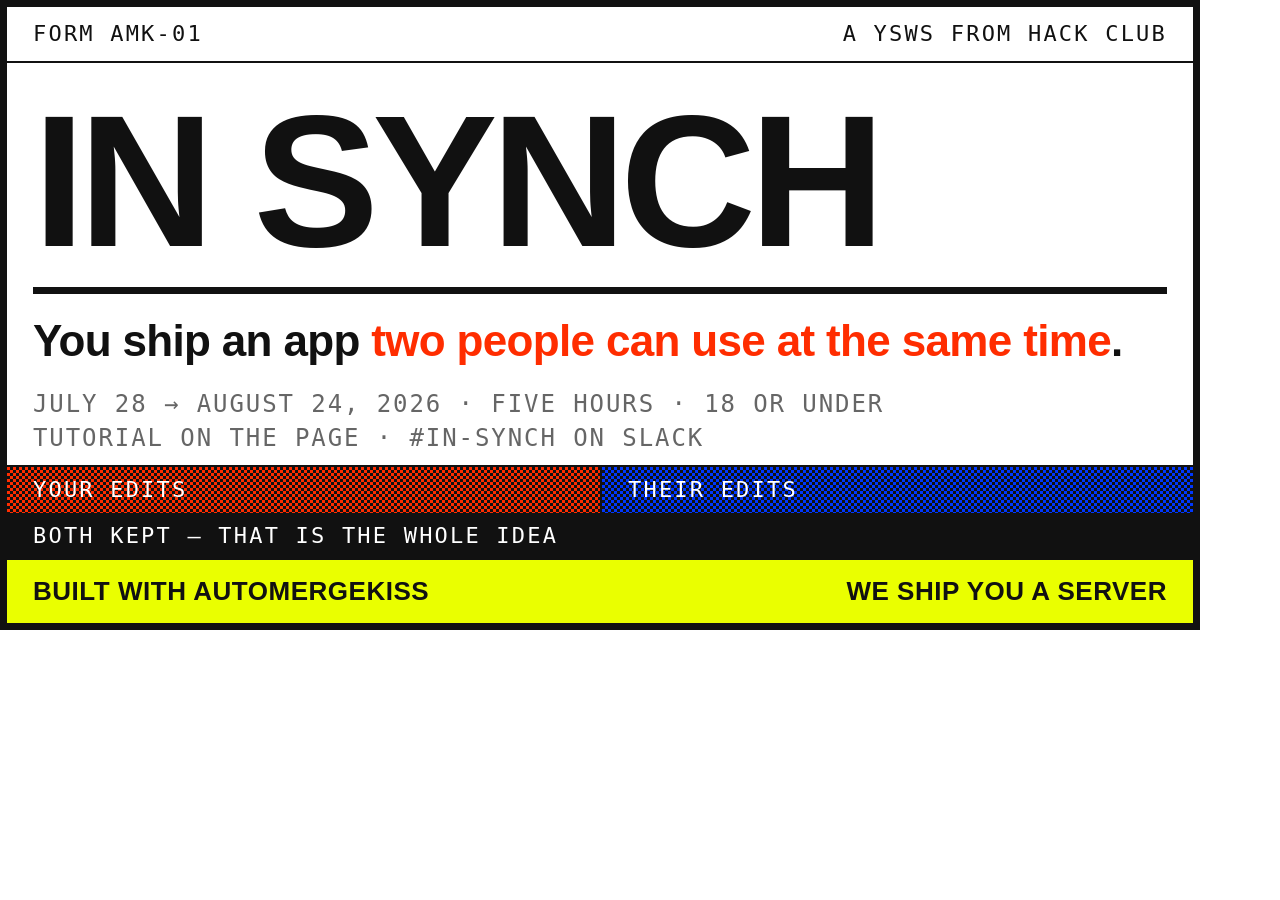
<file: assets/og.html>
<!DOCTYPE html>
<html lang="en">

<head>
    <meta charset="UTF-8">
    <title>In Synch — Open Graph card</title>
    <!-- Source for assets/og.png. 1200x630. Regenerate with the command in README.md.
         Same tokens as the site: three hues, each one a legend entry. -->
    <style>
        :root {
            --paper: #ffffff;
            --ink: #111111;
            --ink-muted: #666666;
            --peer-a: #ff2d00;
            --peer-b: #0037ff;
            --ship: #eaff00;
            --font-body: -apple-system, BlinkMacSystemFont, "Segoe UI", Roboto,
                "Helvetica Neue", Arial, sans-serif;
            --font-mono: ui-monospace, SFMono-Regular, Menlo, Consolas, monospace;
        }

        * {
            box-sizing: border-box;
            margin: 0;
        }

        body {
            width: 1200px;
            height: 630px;
            display: flex;
            flex-direction: column;
            border: 7px solid var(--ink);
            background: var(--paper);
            color: var(--ink);
            font-family: var(--font-body);
            overflow: hidden;
        }

        .card-meta {
            display: flex;
            justify-content: space-between;
            padding: 14px 26px;
            border-bottom: 2px solid var(--ink);
            font: 22px/1.2 var(--font-mono);
            text-transform: uppercase;
            letter-spacing: 0.1em;
        }

        .wordmark {
            padding: 24px 26px 0;
            font-size: 188px;
            font-weight: 700;
            line-height: 1;
            letter-spacing: -0.035em;
            text-transform: uppercase;
        }

        /* the rule lives inside the type block, not around it */
        .wordmark::after {
            content: "";
            display: block;
            border-top: 7px solid var(--ink);
            margin-top: 0.06em;
        }

        .callout {
            padding: 22px 26px;
            font-size: 44px;
            font-weight: 700;
            line-height: 1.15;
            letter-spacing: -0.015em;
        }

        .callout b {
            color: var(--peer-a);
        }

        .card-terms {
            padding: 0 26px;
            font: 24px/1.4 var(--font-mono);
            text-transform: uppercase;
            letter-spacing: 0.08em;
            color: var(--ink-muted);
        }

        /* two peers, dithered, converging into one ink bar — the site's motif */
        .convergence {
            margin-top: auto;
            border-top: 2px solid var(--ink);
        }

        .peer-pair {
            display: grid;
            grid-template-columns: 1fr 1fr;
        }

        .peer {
            padding: 10px 26px;
            font: 22px/1.2 var(--font-mono);
            text-transform: uppercase;
            letter-spacing: 0.1em;
            color: #ffffff;
        }

        .peer:last-child {
            border-left: 2px solid var(--ink);
        }

        .peer[data-peer="a"] {
            background: var(--peer-a)
                repeating-conic-gradient(var(--ink) 0 25%, transparent 0 50%) 0 0 / 6px 6px;
        }

        .peer[data-peer="b"] {
            background: var(--peer-b)
                repeating-conic-gradient(var(--ink) 0 25%, transparent 0 50%) 0 0 / 6px 6px;
        }

        .merge-label {
            padding: 10px 26px;
            background: var(--ink);
            color: var(--paper);
            font: 22px/1.2 var(--font-mono);
            text-transform: uppercase;
            letter-spacing: 0.1em;
        }

        .ship-field {
            display: flex;
            justify-content: space-between;
            gap: 26px;
            padding: 16px 26px;
            background: var(--ship);
            color: var(--ink);
            font: 700 26px/1.2 var(--font-body);
            text-transform: uppercase;
            letter-spacing: 0.02em;
        }
    </style>
</head>

<body>
    <div class="card-meta">
        <span>Form AMK-01</span>
        <span>A YSWS from Hack Club</span>
    </div>

    <h1 class="wordmark">In Synch</h1>

    <p class="callout">
        You ship an app <b>two people can use at the same time</b>.
    </p>

    <p class="card-terms">
        July 28 &rarr; August 24, 2026 &middot; five hours &middot; 18 or under<br>
        Tutorial on the page &middot; #in-synch on Slack
    </p>

    <div class="convergence">
        <div class="peer-pair">
            <div class="peer" data-peer="a">Your edits</div>
            <div class="peer" data-peer="b">Their edits</div>
        </div>
        <p class="merge-label">Both kept &mdash; that is the whole idea</p>
    </div>

    <div class="ship-field">
        <span>Built with AutomergeKISS</span>
        <span>We ship you a server</span>
    </div>
</body>

</html>
</file>
<file: assets/style.css>
/* IN SYNCH — a Hack Club YSWS about AutomergeKISS.
   Arcade house style, placard mode. Three hues, each one a legend entry:
   red = your edits, blue = their edits, yellow = what Hack Club ships back.
   No shadows, no radii, no gradients (dither and hatch instead), no webfonts.
   FORM AMK-01. */

:root {
    --paper:      #ffffff;
    --ink:        #111111;
    --ink-muted:  #666666;
    --rule-color: #d8d8d8;

    --peer-a:     #ff2d00;   /* your edits */
    --peer-b:     #0037ff;   /* their edits */
    --ship:       #eaff00;   /* what Hack Club ships back */

    --font-body:  -apple-system, BlinkMacSystemFont, "Segoe UI", Roboto,
                  "Helvetica Neue", Arial, sans-serif;
    --font-mono:  ui-monospace, SFMono-Regular, Menlo, Consolas, monospace;

    --size-base:    16px;
    --size-small:   14px;
    --size-display: clamp(2.75rem, 11vw, 7.5rem);
    --size-title:   clamp(1.5rem, 4vw, 2.25rem);

    --leading:       1.5;
    --leading-tight: 1.2;

    --measure-page:  1000px;
    --measure-prose: 62ch;

    --rule:       1px;
    --rule-heavy: 3px;
    --radius:     0;

    --pad:      20px;
    --pad-tight: 10px;
    --gap-section: 44px;
}

@media (prefers-color-scheme: dark) {
    :root {
        --paper:      #101010;
        --ink:        #ededed;
        --ink-muted:  #999999;
        --rule-color: #333333;
    }
}

*, *::before, *::after { box-sizing: border-box; }

body {
    margin: 0 auto;
    padding: 0 var(--pad) var(--gap-section);
    max-width: var(--measure-page);
    background: var(--paper);
    color: var(--ink);
    font: var(--size-base)/var(--leading) var(--font-body);
}

p, li, dd { max-width: var(--measure-prose); }

/* label bars are chrome, not prose — they run the full width of their frame */
.peer-label, .merge-label, .listing-name, .edit-log li, .edition { max-width: none; }

h1, h2, h3, h4 { line-height: var(--leading-tight); margin: 0 0 0.1em; }

a { color: inherit; text-decoration: underline; }
a:hover { background: var(--ink); color: var(--paper); }   /* no transition */

code { font: var(--size-small)/var(--leading) var(--font-mono); }
kbd {
    font: var(--size-small)/1 var(--font-mono);
    border: var(--rule) solid var(--ink);
    padding: 1px 4px;
}

rt {
    color: var(--ink-muted);
    font-style: italic;
    font-size: var(--size-small);
}

/* ------------------------------------------------ program banner */

.program-banner {
    background: var(--ink);
    color: var(--paper);
    font: var(--size-small)/var(--leading-tight) var(--font-mono);
    text-transform: uppercase;
    letter-spacing: 0.08em;
    padding: var(--pad-tight) 0;
    display: flex;
    flex-wrap: wrap;
    justify-content: space-between;
    gap: var(--pad-tight);
    margin: 0 calc(-1 * var(--pad));
    padding-left: var(--pad);
    padding-right: var(--pad);
}
.program-banner a { color: var(--paper); }
.program-banner a:hover { background: var(--paper); color: var(--ink); }

/* ------------------------------------------------ masthead: nested keylines */

.masthead {
    border: var(--rule-heavy) solid var(--ink);
    border-top: 0;
    margin-bottom: var(--gap-section);
}

.masthead-meta {
    display: flex;
    flex-wrap: wrap;
    justify-content: space-between;
    gap: var(--pad-tight);
    border-bottom: var(--rule) solid var(--ink);
    padding: var(--pad-tight) var(--pad);
    font: var(--size-small)/var(--leading-tight) var(--font-mono);
    text-transform: uppercase;
    letter-spacing: 0.08em;
}

.wordmark {
    padding: var(--pad) var(--pad) 0;
    font-size: var(--size-display);
    font-weight: 700;
    line-height: 1;               /* single-line display lockup */
    letter-spacing: -0.03em;
    text-transform: uppercase;
}
/* the rule lives inside the type block, not around it */
.wordmark::after {
    content: "";
    display: block;
    border-top: var(--rule-heavy) solid var(--ink);
    margin-top: 0.08em;
}

.callout {
    padding: var(--pad-tight) var(--pad) var(--pad);
    font-size: var(--size-title);
    font-weight: 700;
    line-height: var(--leading-tight);
    max-width: none;
}
.callout b { color: var(--peer-a); }

.masthead-terms {
    margin: 0;
    border-top: var(--rule) solid var(--ink);
    display: grid;
    grid-template-columns: repeat(4, 1fr);
}
.masthead-terms > div {
    padding: var(--pad-tight) var(--pad);
    border-left: var(--rule) solid var(--ink);
}
.masthead-terms > div:first-child { border-left: 0; }
.masthead-terms dt {
    font: var(--size-small)/var(--leading-tight) var(--font-mono);
    text-transform: uppercase;
    letter-spacing: 0.08em;
    color: var(--ink-muted);
}
.masthead-terms dd { margin: 0; font-weight: 700; }

/* the last keyline row of the masthead: the reward field, above the fold */
.masthead-action {
    display: flex;
    flex-wrap: wrap;
    align-items: stretch;
    justify-content: space-between;
    border-top: var(--rule-heavy) solid var(--ink);
}
.masthead-action p {
    margin: 0;
    padding: var(--pad-tight) var(--pad);
    align-self: center;
    max-width: none;
    font: var(--size-small)/var(--leading-tight) var(--font-mono);
    text-transform: uppercase;
    letter-spacing: 0.06em;
}
.masthead-action .submit-link {
    display: flex;
    align-items: center;
    background: var(--ship);
    color: #111111;                /* the yellow field is never inverted */
    border-left: var(--rule-heavy) solid #111111;
    padding: var(--pad-tight) var(--pad);
    font-size: var(--size-title);
    font-weight: 700;
    text-transform: uppercase;
    letter-spacing: -0.01em;
    text-underline-offset: 4px;
}
.masthead-action .submit-link:hover { background: #111111; color: var(--ship); }

/* organizer fills these in. dotted keyline, no hue — an empty field, not a category */
.fill-slot {
    font-family: var(--font-mono);
    font-size: var(--size-small);
    text-transform: uppercase;
    letter-spacing: 0.06em;
    border-bottom: 2px dotted var(--ink);
    padding-bottom: 1px;
}

/* ------------------------------------------------ legend */

.legend {
    display: flex;
    flex-wrap: wrap;
    gap: var(--pad);
    padding-left: 0;
    border-top: var(--rule) solid var(--ink);
    border-bottom: var(--rule) solid var(--ink);
    padding: var(--pad-tight) 0;
    margin-bottom: var(--gap-section);
    font: var(--size-small)/var(--leading-tight) var(--font-mono);
    text-transform: uppercase;
    letter-spacing: 0.06em;
}
.legend > li { list-style: none; display: flex; align-items: center; gap: 8px; max-width: none; }
.legend span {
    width: 22px;
    height: 12px;
    border: var(--rule) solid var(--ink);
}
.legend [data-hue="a"]    { background: var(--peer-a); }
.legend [data-hue="b"]    { background: var(--peer-b); }
.legend [data-hue="ship"] { background: var(--ship); }

/* ------------------------------------------------ section headings */

section { margin-bottom: var(--gap-section); }

.section-title {
    font-size: var(--size-title);
    font-weight: 700;
    text-transform: uppercase;
    letter-spacing: -0.01em;
    border-bottom: var(--rule-heavy) solid var(--ink);
    padding-bottom: 4px;
    margin-bottom: var(--pad);
}
.section-title small {
    display: block;
    font: var(--size-small)/var(--leading-tight) var(--font-mono);
    font-weight: normal;
    letter-spacing: 0.08em;
    color: var(--ink-muted);
}

.standfirst { font-size: var(--size-base); margin-top: 0; }

/* ------------------------------------------------ convergence plate
   the visible layout rule for this page: two peer columns that merge into one. */

.convergence { margin: 0; border: var(--rule) solid var(--ink); }

.peer-pair { display: grid; grid-template-columns: 1fr 1fr; }
.peer { border-bottom: var(--rule) solid var(--ink); }
.peer + .peer { border-left: var(--rule) solid var(--ink); }

.peer-label {
    font: var(--size-small)/var(--leading-tight) var(--font-mono);
    text-transform: uppercase;
    letter-spacing: 0.08em;
    padding: 6px var(--pad-tight);
    border-bottom: var(--rule) solid var(--ink);
    color: #ffffff;                /* a printed field: same in light and dark */
}
/* 50% dither, not a tint and not a gradient */
.peer[data-peer="a"] .peer-label {
    background: var(--peer-a)
        repeating-conic-gradient(#111111 0 25%, transparent 0 50%) 0 0 / 6px 6px;
}
.peer[data-peer="b"] .peer-label {
    background: var(--peer-b)
        repeating-conic-gradient(#111111 0 25%, transparent 0 50%) 0 0 / 6px 6px;
}

.edit-log {
    margin: 0;
    padding: var(--pad-tight);
    list-style: none;
    font-family: var(--font-mono);
    font-size: var(--size-small);
}
.edit-log li { max-width: none; }
.edit-log li::before { content: "+ "; }
.peer[data-peer="a"] .edit-log li { color: var(--peer-a); }
.peer[data-peer="b"] .edit-log li { color: var(--peer-b); }

.merge { padding: var(--pad-tight); }
.merge-label {
    font: var(--size-small)/var(--leading-tight) var(--font-mono);
    text-transform: uppercase;
    letter-spacing: 0.08em;
    background: var(--ink);
    color: var(--paper);
    padding: 6px var(--pad-tight);
    margin: 0;
}
.merge ol {
    margin: 0;
    padding: var(--pad-tight) var(--pad-tight) var(--pad-tight) 32px;
    font-family: var(--font-mono);
    font-size: var(--size-small);
}
.merge ol li { max-width: none; }
.merge ol [data-origin="a"] { color: var(--peer-a); }
.merge ol [data-origin="b"] { color: var(--peer-b); }

.convergence figcaption {
    border-top: var(--rule) solid var(--ink);
    padding: var(--pad-tight);
    font-size: var(--size-small);
    color: var(--ink-muted);
}
.convergence figcaption p { max-width: var(--measure-prose); margin: 0; }

/* ------------------------------------------------ brief */

.requirement-list { margin: 0; padding: 0; list-style: none; }
.requirement-list > li {
    border-top: var(--rule) solid var(--rule-color);
    padding: var(--pad-tight) 0 var(--pad-tight) 34px;
    max-width: none;
    position: relative;
}
.requirement-list > li:last-child { border-bottom: var(--rule) solid var(--rule-color); }

/* a real checkbox, drawn as a keyline square that fills solid when met */
.requirement-list input[type="checkbox"] {
    appearance: none;
    -webkit-appearance: none;
    position: absolute;
    left: 0;
    top: 14px;
    width: 16px;
    height: 16px;
    margin: 0;
    display: grid;
    place-content: center;
    border: var(--rule) solid var(--ink);
    background: var(--paper);
    cursor: pointer;
}
.requirement-list input[type="checkbox"]:checked { background: var(--ink); }
/* the mark is drawn, not a glyph, so it never depends on a font having it */
.requirement-list input[type="checkbox"]:checked::after {
    content: "";
    width: 9px;
    height: 5px;
    margin-top: -3px;
    border-left: 2px solid var(--paper);
    border-bottom: 2px solid var(--paper);
    transform: rotate(-45deg);
}
.requirement-list input[type="checkbox"]:focus-visible {
    outline: var(--rule-heavy) solid var(--ink);
    outline-offset: 2px;
}

.requirement-list label { display: block; font-weight: 700; cursor: pointer; }
.requirement-list > li:has(:checked) label {
    color: var(--ink-muted);
    text-decoration: line-through;
    text-decoration-thickness: 2px;
}
.requirement-list p { margin: 0; color: var(--ink-muted); font-size: var(--size-small); }

.tally {
    margin: var(--pad-tight) 0 0;
    max-width: none;
    font: var(--size-small)/var(--leading) var(--font-mono);
    text-transform: uppercase;
    letter-spacing: 0.06em;
    color: var(--ink-muted);
}
.tally button {
    font: inherit;
    letter-spacing: inherit;
    text-transform: inherit;
    color: inherit;
    background: none;
    border: 0;
    padding: 0;
    text-decoration: underline;
    cursor: pointer;
}
.tally button:hover { background: var(--ink); color: var(--paper); }

/* ------------------------------------------------ tutorial */

.tutorial-index {
    margin: 0 0 var(--pad);
    padding: 0;
    list-style: none;
    columns: 2;
    column-gap: var(--pad);
    font: var(--size-small)/var(--leading) var(--font-mono);
}
.tutorial-index li { max-width: none; }

.step {
    border-top: var(--rule-heavy) solid var(--ink);
    padding-top: var(--pad-tight);
    margin-bottom: var(--gap-section);
    display: grid;
    grid-template-columns: 3.5rem minmax(0, 1fr);   /* minmax(0,·) so wide code scrolls, not the page */
    gap: 0 var(--pad);
}
.step-index {
    margin: 0;
    font: 700 1.75rem/1 var(--font-mono);
    background: var(--ink);
    color: var(--paper);
    text-align: center;
    padding: 6px 0;
    align-self: start;
}
.step-title {
    font-size: 1.25rem;
    font-weight: 700;
    text-transform: uppercase;
    letter-spacing: -0.01em;
}
.step-body { grid-column: 2; min-width: 0; }
.step-body > :first-child { margin-top: 0.4em; }
.step-body > :last-child { margin-bottom: 0; }

.listing {
    border: var(--rule) solid var(--ink);
    margin: var(--pad) 0;
    background: var(--paper);
}
.listing-name {
    font: var(--size-small)/var(--leading-tight) var(--font-mono);
    text-transform: uppercase;
    letter-spacing: 0.08em;
    background: var(--ink);
    color: var(--paper);
    padding: 6px var(--pad-tight);
    display: flex;
    justify-content: space-between;
    gap: var(--pad-tight);
}
.listing pre {
    margin: 0;
    padding: var(--pad-tight);
    overflow-x: auto;
    font: var(--size-small)/var(--leading) var(--font-mono);
}
.listing pre b { color: var(--peer-a); font-weight: normal; }

/* a caution notice: the hatch is a band beside the text, never behind it */
.notice {
    display: grid;
    grid-template-columns: 30px minmax(0, 1fr);
    border: var(--rule-heavy) solid var(--ink);
    margin: var(--pad) 0;
    background: var(--paper);
}
.notice::before {
    content: "";
    border-right: var(--rule) solid var(--ink);
    background: repeating-linear-gradient(
        45deg,
        var(--ink) 0 2px,
        transparent 2px 7px
    );
}
.notice p {
    margin: 0;
    padding: var(--pad-tight);
    max-width: none;
    font-size: var(--size-small);
}
.notice b {
    font-family: var(--font-mono);
    text-transform: uppercase;
    letter-spacing: 0.08em;
}

.topology { margin: var(--pad) 0; }
.topology svg { width: 100%; height: auto; display: block; border: var(--rule) solid var(--ink); }
.topology figcaption { font-size: var(--size-small); color: var(--ink-muted); margin-top: 4px; }

/* ------------------------------------------------ ideas */

.idea-list {
    margin: 0;
    padding: 0;
    list-style: none;
    display: grid;
    grid-template-columns: repeat(auto-fit, minmax(240px, 1fr));
    gap: var(--pad);
}
.idea {
    padding-left: var(--pad-tight);
    border-left: var(--rule) solid var(--ink);
    max-width: none;
}
.idea b { display: block; }
.idea span { color: var(--ink-muted); font-size: var(--size-small); }

/* ------------------------------------------------ ship field: the reward */

.ship-field {
    background: var(--ship);
    color: #111111;                /* the yellow field is never inverted */
    border: var(--rule-heavy) solid #111111;
    padding: var(--pad);
    text-align: center;
}
.ship-field h2 {
    font-size: var(--size-title);
    font-weight: 700;
    text-transform: uppercase;
    letter-spacing: -0.01em;
}
.ship-field p { max-width: none; margin: 0 auto var(--pad); }
.ship-field .fill-slot { border-bottom-color: #111111; }

.ship-field .submit-link {
    display: inline-block;
    background: #111111;
    color: var(--ship);
    font: 700 var(--size-title)/1 var(--font-body);
    text-transform: uppercase;
    letter-spacing: 0.02em;
    text-underline-offset: 4px;
    padding: var(--pad-tight) var(--pad);
    border: var(--rule-heavy) solid #111111;
}
.ship-field .submit-link:hover { background: var(--ship); color: #111111; }

.ship-field .ship-note {
    font: var(--size-small)/var(--leading) var(--font-mono);
    text-transform: uppercase;
    letter-spacing: 0.06em;
    margin: var(--pad) 0 0;
}

/* ------------------------------------------------ faq */

.faq details {
    border-top: var(--rule) solid var(--rule-color);
    padding: var(--pad-tight) 0;
}
.faq details:last-of-type { border-bottom: var(--rule) solid var(--rule-color); }
.faq summary { font-weight: 700; cursor: pointer; }
.faq details[open] summary { margin-bottom: var(--pad-tight); }

/* ------------------------------------------------ footer + edition stamp */

footer { border-top: var(--rule-heavy) solid var(--ink); padding-top: var(--pad-tight); }
footer nav {
    font: var(--size-small)/var(--leading) var(--font-mono);
    text-transform: uppercase;
    letter-spacing: 0.06em;
}
.edition {
    font: var(--size-small)/var(--leading) var(--font-mono);
    text-transform: uppercase;
    letter-spacing: 0.08em;
    color: var(--ink-muted);
    margin-top: var(--pad-tight);
    max-width: none;
}

/* ------------------------------------------------ narrow */

@media (max-width: 820px) {
    .masthead-terms { grid-template-columns: 1fr 1fr; }
    .masthead-terms > div:nth-child(odd) { border-left: 0; }
    .masthead-terms > div:nth-child(n + 3) { border-top: var(--rule) solid var(--ink); }
}

@media (max-width: 620px) {
    /* the reward field takes the whole row rather than sitting in a wrapped gap */
    .masthead-action { display: block; }
    .masthead-action .submit-link {
        display: block;
        text-align: center;
        border-left: 0;
        border-top: var(--rule-heavy) solid #111111;
    }
    .peer-pair { grid-template-columns: 1fr; }
    .peer + .peer { border-left: 0; }
    .step { grid-template-columns: 2.5rem minmax(0, 1fr); gap: 0 var(--pad-tight); }
    .step-index { font-size: 1.25rem; }
    .tutorial-index { columns: 1; }
}
</file>
